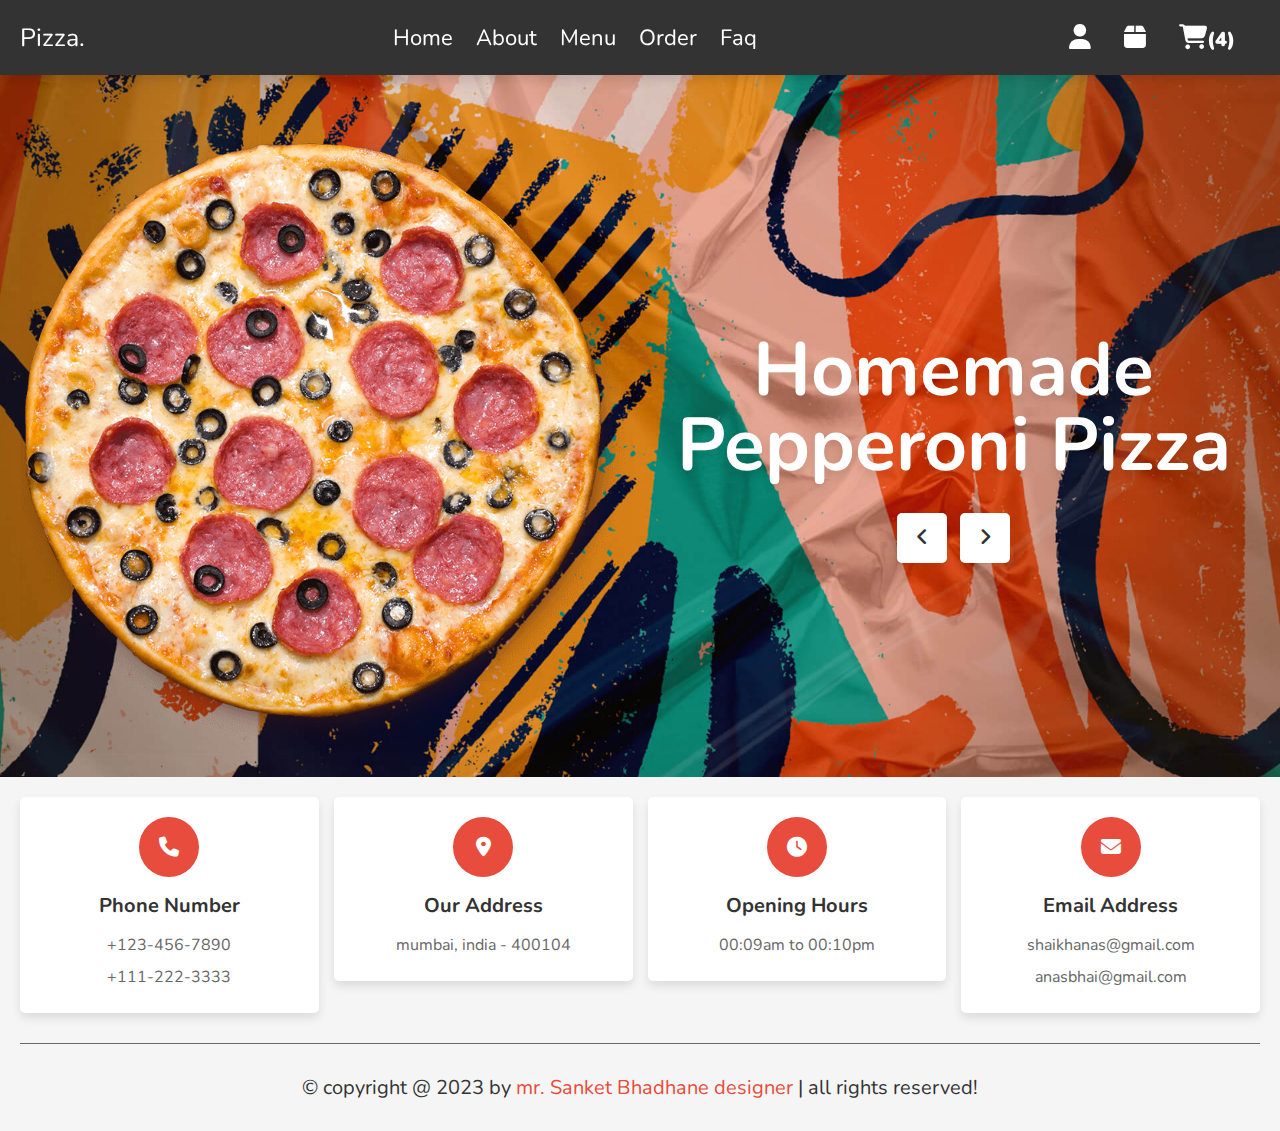
<file: index.html>
<!DOCTYPE html>
<html lang="en">
<head>
    <meta charset="UTF-8">
    <meta http-equiv="X-UA-Compatible" content="IE=edge">
    <meta name="viewport" content="width=device-width, initial-scale=1.0">
    <title>Pizza Restaurent</title>
     <!-- font awesome cdn link  -->
   <link rel="stylesheet" href="https://cdnjs.cloudflare.com/ajax/libs/font-awesome/6.1.1/css/all.min.css">

   <!-- custom css file link  -->
   <link rel="stylesheet" href="css/style.css">

</head>
<body>
    <!-- header section starts  -->

<header class="header">

   <section class="flex">

      <a href="#home" class="logo">Pizza.</a>

      <nav class="navbar">
         <a href="index.html">Home</a>
         <a href="about.html">About</a>
         <a href="Menu.html">Menu</a>
         <a href="order.html">Order</a>
         <a href="Faq.html">Faq</a>
      </nav>

      <div class="icons">
         <div id="menu-btn" class="fas fa-bars"></div>
         <div id="user-btn" class="fas fa-user"></div>
         <div id="order-btn" class="fas fa-box"></div>
         <div id="cart-btn" class="fas fa-shopping-cart"><span>(4)</span></div>
      </div>

   </section>

</header>

<!-- header section ends -->
<div class="user-account">

   <section>

      <div id="close-account"><span>close</span></div>

      <div class="user">
         <p><span>you are not logged in now!</span></p>
      </div>

      <div class="display-orders">
         <p>pizza-1 <span>( $3/- x 2 )</span></p>
         <p>pizza 03 <span>( $2/- x 1 )</span></p>
         <p>pizza 06 <span>( $4/- x 4 )</span></p>
         <p>pizza 07 <span>( $2/- x 1 )</span></p>
      </div>

      <div class="flex">

         <form action="" method="post">
            <h3>login now</h3>
            <input type="email" name="email" required class="box" placeholder="enter your email" maxlength="50">
            <input type="password" name="pass" required class="box" placeholder="enter your password" maxlength="20">
            <input type="submit" value="login now" name="login" class="btn">
         </form>

         <form action="" method="post">
            <h3>register now</h3>
            <input type="text" name="name" required class="box" placeholder="enter your name" maxlength="20">
            <input type="email" name="email" required class="box" placeholder="enter your email" maxlength="50">
            <input type="password" name="pass" required class="box" placeholder="enter your password" maxlength="20">
            <input type="password" name="cpass" required class="box" placeholder="confirm your password" maxlength="20">
            <input type="submit" value="register now" name="register" class="btn">
         </form>

      </div>

   </section>

</div>

<div class="home-bg">

    <section class="home" id="home">
 
       <div class="slide-container">
 
          <div class="slide active">
             <div class="image">
                <img src="images/home-img-1.png" alt="">
             </div>
             <div class="content">
                <h3>homemade Pepperoni Pizza</h3>
                <div class="fas fa-angle-left" onclick="prev()"></div>
                <div class="fas fa-angle-right" onclick="next()"></div>
             </div>
          </div>
 
          <div class="slide">
             <div class="image">
                <img src="images/home-img-2.png" alt="">
             </div>
             <div class="content">
                <h3>Pizza With Mushrooms</h3>
                <div class="fas fa-angle-left" onclick="prev()"></div>
                <div class="fas fa-angle-right" onclick="next()"></div>
             </div>
          </div>
 
          <div class="slide">
             <div class="image">
                <img src="images/home-img-3.png" alt="">
             </div>
             <div class="content">
                <h3>Mascarpone And Mushrooms</h3>
                <div class="fas fa-angle-left" onclick="prev()"></div>
                <div class="fas fa-angle-right" onclick="next()"></div>
             </div>
          </div>
 
       </div>
 
    </section>
 
 </div>




<!-- footer section starts  -->
<section class="footer" >
<div class="box-container">
   <div class="box">
      <i class="fas fa-phone"></i>
      <h3>phone number</h3>
      <p>+123-456-7890</p>
      <p>+111-222-3333</p>
   </div>
   <div class="box">
      <i class="fas fa-map-marker-alt"></i>
      <h3>our address</h3>
      <p>mumbai, india - 400104</p>
   </div>

   <div class="box">
      <i class="fas fa-clock"></i>
      <h3>opening hours</h3>
      <p>00:09am to 00:10pm</p>
   </div>

   <div class="box">
      <i class="fas fa-envelope"></i>
      <h3>email address</h3>
      <p>shaikhanas@gmail.com</p>
      <p>anasbhai@gmail.com</p>
   </div>

</div>

<div class="credit">
   &copy; copyright @ 2023 by <span>mr. Sanket Bhadhane designer</span> | all rights reserved!
</div>

</section>

<!-- footer section ends -->



</body>
</html>
</file>
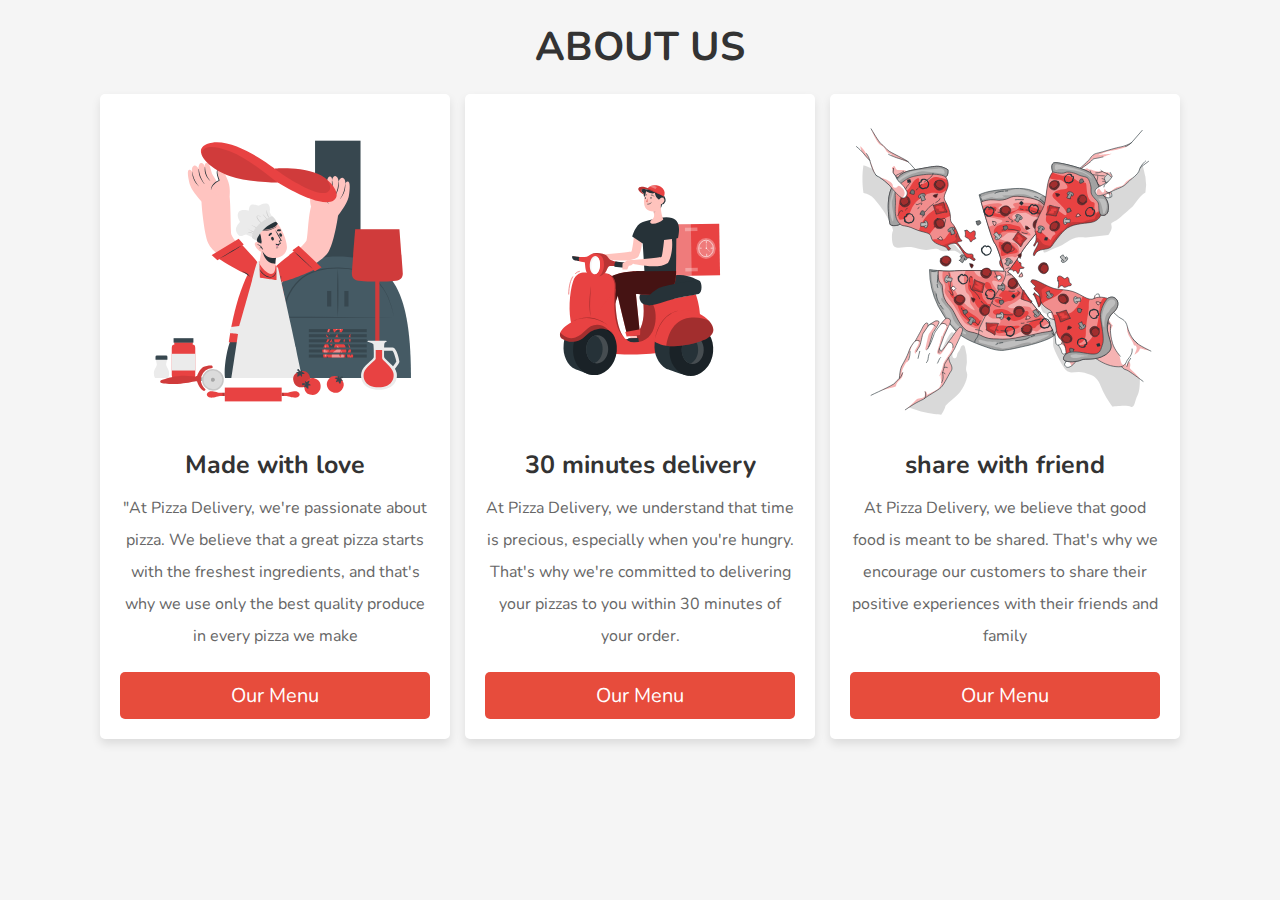
<file: about.html>
<!DOCTYPE html>
<html lang="en">
<head>
    <meta charset="UTF-8">
    <meta http-equiv="X-UA-Compatible" content="IE=edge">
    <meta name="viewport" content="width=device-width, initial-scale=1.0">
    <title>Pizza Restaurent</title>
     <!-- font awesome cdn link  -->
   <link rel="stylesheet" href="https://cdnjs.cloudflare.com/ajax/libs/font-awesome/6.1.1/css/all.min.css">

   <!-- custom css file link  -->
   <link rel="stylesheet" href="css/style.css">

</head>
<body>
    <section class="about" id="about">
        <h1 class="heading">About us</h1>
        <div class="box-container">
            <div class="box">
                <img src="images/about-1.svg" alt="">
                <h3>Made with love</h3>
                <p>"At Pizza Delivery, we're passionate about pizza. We believe that a great pizza starts with the freshest ingredients, and that's why we use only the best quality produce in every pizza we make</p>
                 <a href="#menu" class="btn">Our Menu</a>
            </div>
            <div class="box">
                <img src="images/about-2.svg" alt="">
                <h3>30 minutes delivery</h3>
                <p>At Pizza Delivery, we understand that time is precious, especially when you're hungry. That's why we're committed to delivering your pizzas to you within 30 minutes of your order.</p>
                 <a href="#menu" class="btn">Our Menu</a>
            </div> <div class="box">
                <img src="images/about-3.svg" alt="">
                <h3>share with friend</h3>
                <p>At Pizza Delivery, we believe that good food is meant to be shared. That's why we encourage our customers to share their positive experiences with their friends and family</p>
                 <a href="#menu" class="btn">Our Menu</a>
            </div>
        </div>
    </section>
</body>
</html>
</file>
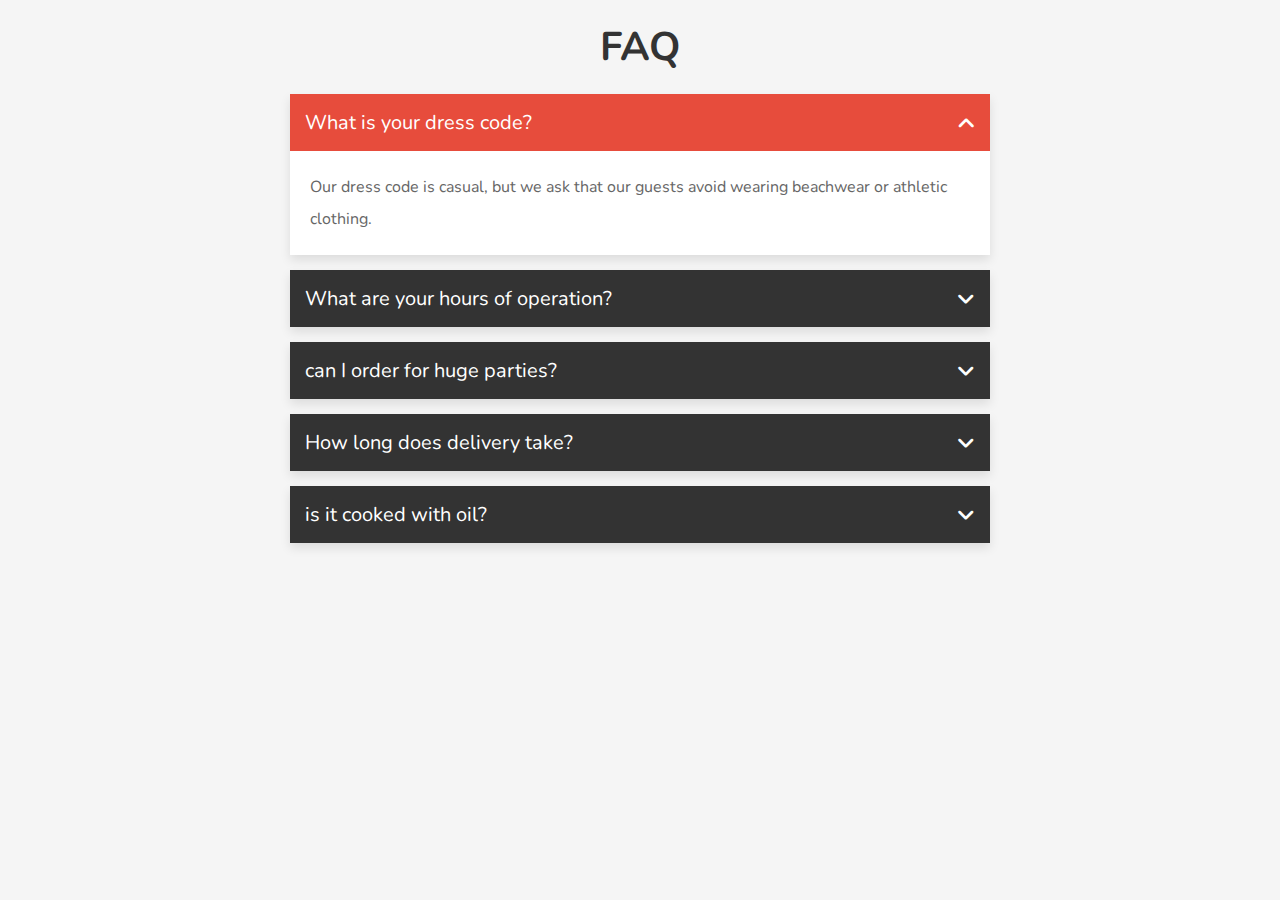
<file: Faq.html>
<!DOCTYPE html>
<html lang="en">
<head>
    <meta charset="UTF-8">
    <meta http-equiv="X-UA-Compatible" content="IE=edge">
    <meta name="viewport" content="width=device-width, initial-scale=1.0">
    <title>Pizza Restaurent</title>
     <!-- font awesome cdn link  -->
   <link rel="stylesheet" href="https://cdnjs.cloudflare.com/ajax/libs/font-awesome/6.1.1/css/all.min.css">

   <!-- custom css file link  -->
   <link rel="stylesheet" href="css/style.css">

</head>
<body>
    <!-- faq section starts  -->
<section class="faq" id="faq">
    <h1 class="heading">FAQ</h1>
    <div class="accordion-container">
 
       <div class="accordion active">
          <div class="accordion-heading">
             <span>What is your dress code?</span>
             <i class="fas fa-angle-down"></i>
          </div>
          <p class="accrodion-content">
             Our dress code is casual, but we ask that our guests avoid wearing beachwear or athletic clothing.
          </p>
       </div>
       <div class="accordion">
          <div class="accordion-heading">
             <span>What are your hours of operation?</span>
             <i class="fas fa-angle-down"></i>
          </div>
          <p class="accrodion-content">
             Our pizza delivery service is available from 11:00am to 10:00pm Monday through Saturday, and from 12:00pm to 9:00pm on Sundays.
          </p>
       </div>
 
       <div class="accordion">
          <div class="accordion-heading">
             <span>can I order for huge parties?</span>
             <i class="fas fa-angle-down"></i>
          </div>
          <p class="accrodion-content">
             Yes, we have a minimum order amount of [dollar amount]. This helps us cover our delivery costs and ensure that we can provide high-quality service to all of our customers.
          </p>
       </div>
 
       <div class="accordion">
          <div class="accordion-heading">
             <span>How long does delivery take?</span>
             <i class="fas fa-angle-down"></i>
          </div>
          <p class="accrodion-content">
             Our delivery times vary depending on factors such as traffic and demand, but we typically aim to deliver your pizza within 30-45 minutes of placing your order.
          </p>
       </div>
 
 
       <div class="accordion">
          <div class="accordion-heading">
             <span>is it cooked with oil?</span>
             <i class="fas fa-angle-down"></i>
          </div>
          <p class="accrodion-content">
             Yes, pizza is typically cooked with oil. When making pizza, oil is often used to grease the baking surface and to add flavor and moisture to the dough and toppings
          </p>
       </div>
          </div>
       </div>
    </div>
 </section>  
 <!-- faq section ends -->
</body>
</html>
</file>
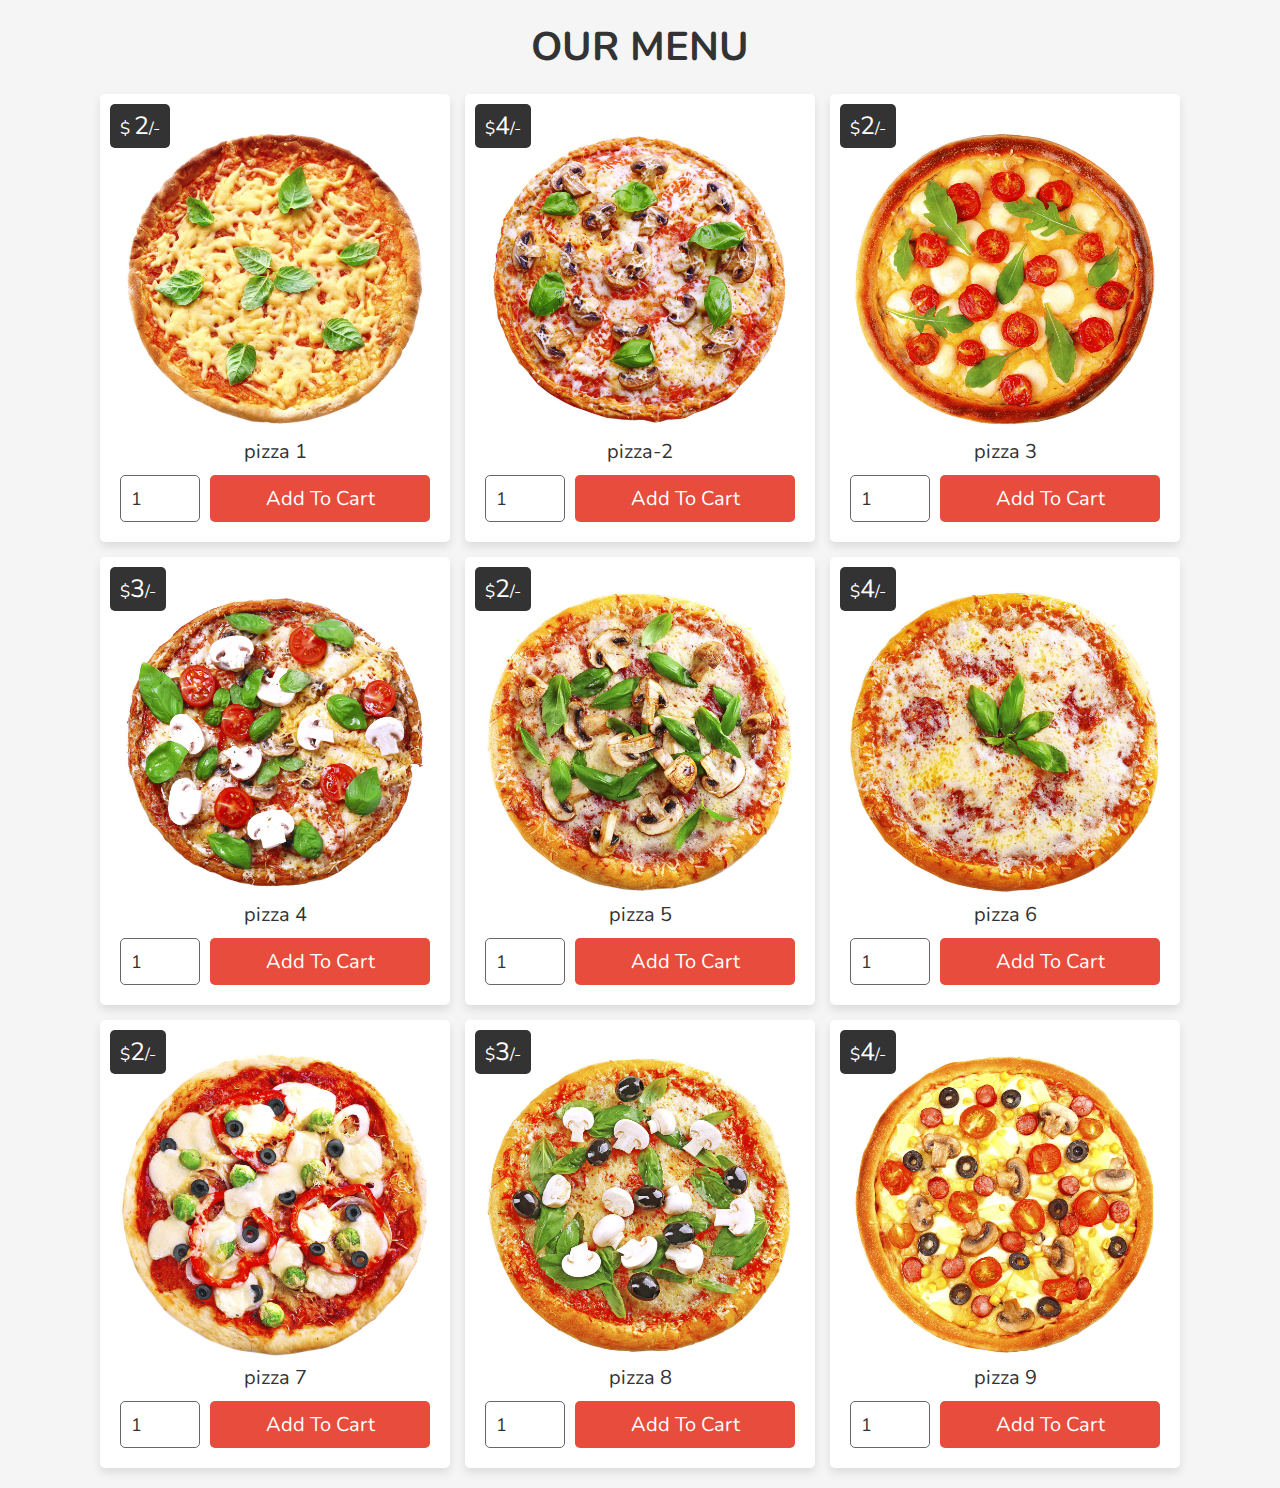
<file: Menu.html>
<!DOCTYPE html>
<html lang="en">
<head>
    <meta charset="UTF-8">
    <meta http-equiv="X-UA-Compatible" content="IE=edge">
    <meta name="viewport" content="width=device-width, initial-scale=1.0">
    <title>Pizza Restaurent</title>
     <!-- font awesome cdn link  -->
   <link rel="stylesheet" href="https://cdnjs.cloudflare.com/ajax/libs/font-awesome/6.1.1/css/all.min.css">

   <!-- custom css file link  -->
   <link rel="stylesheet" href="css/style.css">

</head>
<body>
    <!-- menu section starts  -->
<section id="menu" class="menu">
    <h1 class="heading">Our Menu</h1>
    <div class="box-container">
       <div class="box">
          <div class="price">$ <span>2</span>/-</div>
          <img src="images/pizza-1.jpg" alt="pizza-1">
          <div class="name">pizza 1</div>
          <form action="" method="post">
             <input type="number" min="1" max="100" value="1" class="qty" name="qty">
             <input type="submit" value="add to cart" name="add to cart" class="btn">
          </form>
       </div>
       <div class="box">
          <div class="price">$<span>4</span>/-</div>
          <img src="images/pizza-2.jpg" alt="pizza-2">
          <div class="name"> pizza-2</div>
          <form action="" method="post">
             <input type="number" min="1" max="100" value="1" class="qty" name="qty">
             <input type="submit" value="add to cart" name="add to cart" class="btn">
          </form>
       </div>
       <div class="box">
          <div class="price">$<span>2</span>/-</div>
          <img src="images/pizza-3.jpg" alt="">
          <div class="name">pizza 3</div>
          <form action="" method="post">
             <input type="number" min="1" max="100" value="1" class="qty" name="qty">
             <input type="submit" value="add to cart" name="add_to_cart" class="btn">
          </form>
       </div>
 
       <div class="box">
          <div class="price">$<span>3</span>/-</div>
          <img src="images/pizza-4.jpg" alt="">
          <div class="name">pizza 4</div>
          <form action="" method="post">
             <input type="number" min="1" max="100" value="1" class="qty" name="qty">
             <input type="submit" value="add to cart" name="add_to_cart" class="btn">
          </form>
       </div>
 
       <div class="box">
          <div class="price">$<span>2</span>/-</div>
          <img src="images/pizza-5.jpg" alt="">
          <div class="name">pizza 5</div>
          <form action="" method="post">
             <input type="number" min="1" max="100" value="1" class="qty" name="qty">
             <input type="submit" value="add to cart" name="add_to_cart" class="btn">
          </form>
       </div>
 
       <div class="box">
          <div class="price">$<span>4</span>/-</div>
          <img src="images/pizza-6.jpg" alt="">
          <div class="name">pizza 6</div>
          <form action="" method="post">
             <input type="number" min="1" max="100" value="1" class="qty" name="qty">
             <input type="submit" value="add to cart" name="add_to_cart" class="btn">
          </form>
       </div>
 
       <div class="box">
          <div class="price">$<span>2</span>/-</div>
          <img src="images/pizza-7.jpg" alt="">
          <div class="name">pizza 7</div>
          <form action="" method="post">
             <input type="number" min="1" max="100" value="1" class="qty" name="qty">
             <input type="submit" value="add to cart" name="add_to_cart" class="btn">
          </form>
       </div>
 
       <div class="box">
          <div class="price">$<span>3</span>/-</div>
          <img src="images/pizza-8.jpg" alt="">
          <div class="name">pizza 8</div>
          <form action="" method="post">
             <input type="number" min="1" max="100" value="1" class="qty" name="qty">
             <input type="submit" value="add to cart" name="add_to_cart" class="btn">
          </form>
       </div>
 
       <div class="box">
          <div class="price">$<span>4</span>/-</div>
          <img src="images/pizza-9.jpg" alt="">
          <div class="name">pizza 9</div>
          <form action="" method="post">
             <input type="number" min="1" max="100" value="1" class="qty" name="qty">
             <input type="submit" value="add to cart" name="add_to_cart" class="btn">
          </form>
       </div>
    </div>
 </section>
 <!-- menu section ends -->
 
</body>
</html>
</file>
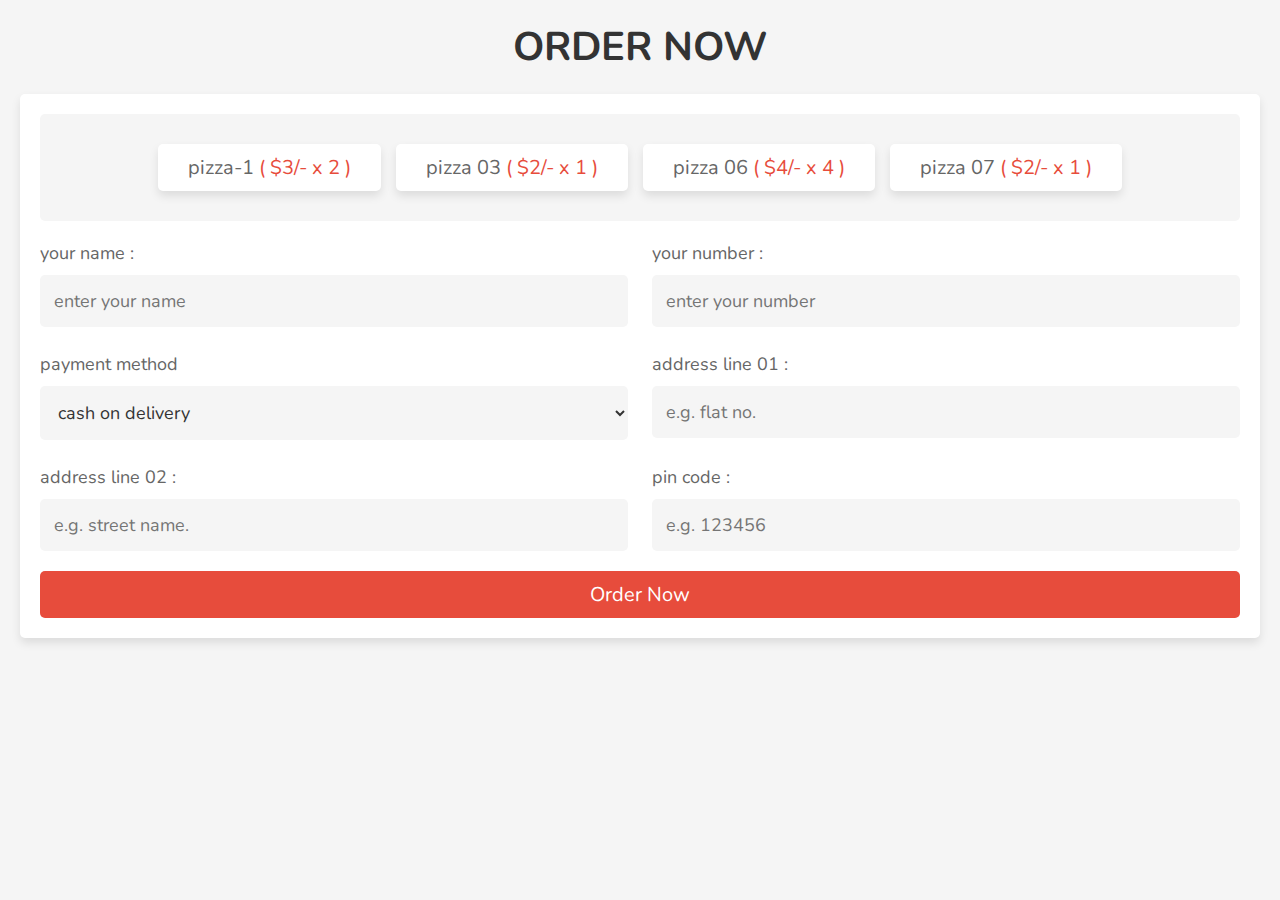
<file: order.html>
<!DOCTYPE html>
<html lang="en">
<head>
    <meta charset="UTF-8">
    <meta http-equiv="X-UA-Compatible" content="IE=edge">
    <meta name="viewport" content="width=device-width, initial-scale=1.0">
    <title>Pizza Restaurent</title>
     <!-- font awesome cdn link  -->
   <link rel="stylesheet" href="https://cdnjs.cloudflare.com/ajax/libs/font-awesome/6.1.1/css/all.min.css">

   <!-- custom css file link  -->
   <link rel="stylesheet" href="css/style.css">

</head>
<body>
    
<!-- order section starts-->
<section class="order" id="order">
    <h1 class="heading">order now</h1>
    <form action="" method="post">
       <div class="display-orders">
          <p>pizza-1 <span>( $3/- x 2 )</span></p>
          <p>pizza 03 <span>( $2/- x 1 )</span></p>
          <p>pizza 06 <span>( $4/- x 4 )</span></p>
          <p>pizza 07 <span>( $2/- x 1 )</span></p>
       </div>
       <div class="flex">
          <div class="inputBox">
             <span>your name :</span>
             <input type="text" name="name" class="box" required placeholder="enter your name" maxlength="20">
          </div>
          <div class="inputBox">
             <span>your number :</span>
             <input type="number" name="number" class="box" required placeholder="enter your number" min="0">
          </div>
          <div class="inputBox">
             <span>payment method</span>
             <select name="method" class="box">
                <option value="cash on delivery">cash on delivery</option>
                <option value="credit card">credit card</option>
                <option value="paytm">paytm</option>
                <option value="paypal">paypal</option>
             </select>
          </div>
          <div class="inputBox">
             <span>address line 01 :</span>
             <input type="text" name="flat" class="box" required placeholder="e.g. flat no." maxlength="50">
          </div>
          <div class="inputBox">
             <span>address line 02 :</span>
             <input type="text" name="street" class="box" required placeholder="e.g. street name." maxlength="50">
          </div>
          <div class="inputBox">
             <span>pin code :</span>
             <input type="number" name="pin_code" class="box" required placeholder="e.g. 123456" min="0">
          </div>
       </div>
 
       <input type="submit" value="order now" class="btn" name="order">
 
    </form>
 
 </section>
 
 <!-- order section ends -->
</body>
</html>
</file>
<file: css/style.css>
@import url('https://fonts.googleapis.com/css2?family=Nunito:wght@200;300;400;500;600;800&display=swap');

:root{
   --red:#e74c3c;
   --black:#333;
   --white:#fff;
   --light-bg:#f5f5f5;
   --light-color:#666;
   --border:.1rem solid var(--light-color);
   --box-shadow:0 .5rem 1rem rgba(0,0,0,.1);
}

*{
   font-family: 'Nunito', sans-serif;
   margin:0; padding:0;
   box-sizing: border-box;
   outline: none; border:none;
   text-decoration: none;
   transition: .2s linear; 
}

::-webkit-scrollbar{
   width: 1rem;
   height: .5rem;
}

::-webkit-scrollbar-track{
   background-color: transparent;
}

::-webkit-scrollbar-thumb{
   background-color: var(--red);
}

html{
   font-size: 62.5%;
   overflow-x: hidden;
   scroll-behavior: smooth;
   scroll-padding-top: 7.5rem;
}

body{
   background: var(--light-bg);
   overflow-x: hidden;
}

section{
   padding:2rem;
   margin:0 auto;
   max-width: 1400px;
}

.heading{
  text-align: center;
   margin-bottom: 2rem;
   font-size: 4rem;
   color:var(--black);
   text-transform: uppercase;
}

.btn{
   display: block;
   width: 100%;
   margin-top: 1rem;
   border-radius: .5rem;
   padding:1rem 3rem;
   font-size: 2rem;
   color:var(--white);
   background-color: var(--red);
   cursor: pointer;
   text-transform: capitalize;
   text-align: center;
}

.btn:hover{
   background-color:var(--black);
}

.header{
   position: fixed;
   top:0; left:0; right:0;
   background-color: var(--black);
   box-shadow: var(--box-shadow);
   z-index: 500;
}

.header .flex{
   display: flex;
   align-items: center;
   justify-content: space-between;
   position: relative;
}

.header .flex .logo{
   font-size: 2.5rem;
   color:var(--white);
}

.header .flex .navbar a{
   margin:0 1rem;
   font-size: 2.2rem;
   color:var(--white);
}

.header .flex .navbar a:hover{
   text-decoration: underline;
   color:var(--red);
}

.header .flex .icons div{
   font-size: 2.5rem;
   color:var(--white);
   cursor: pointer;
  padding: 5px;
  margin-right: 20px;
   
}

.header .flex .icons div:hover{
   color:var(--red);
}

.header .flex .icons div span{
   font-size: 2rem;
}

#menu-btn{
   display: none;
}
.user-account{
   position: fixed;
   top:0; right:-110%;
   width: 100%;
   z-index: 1100;
   background-color: var(--white);
   height: 100vh;
   overflow-y: scroll;
}

.user-account.active{
   right: 0;
}

.user-account #close-account{
   text-align: right;
   margin-bottom: 2.5rem;
}

.user-account #close-account span{
   cursor: pointer;
   font-size: 2.5rem;
   color:var(--red);
   text-decoration: underline;
}

.user-account #close-account span:hover{
   color:var(--black);
}

.user-account .user{
   padding:1.5rem;
   text-align: center;
   background-color: var(--light-bg);
   border-radius: .5rem;
}

.user-account .user p{
   font-size: 2rem;
   color:var(--black);
}

.user-account .user p span{
   color:var(--red);
}

.user-account .display-orders{
   padding:3rem 2rem;
   text-align: center;
   background-color: var(--light-bg);
   border-radius: .5rem;
   margin:2rem 0;
   display: flex;
   align-items: flex-start;
   justify-content: center;
   gap:1.5rem;
   flex-wrap: wrap;
}

.user-account .display-orders p{
   padding:1rem 2.5rem;
   font-size: 2rem;
   color:var(--light-color);
   background-color: var(--white);
   border-radius: .5rem;
   box-shadow: var(--box-shadow);
}

.user-account .display-orders p span{
   color: var(--red);
}

.user-account .flex{
   display: flex;
   flex-wrap: wrap;
   gap:2rem;
   align-items: flex-start;
}

.user-account .flex form{
   flex:1 1 40rem;
   border-radius: .5rem;
   padding:2rem;
   background-color: var(--light-bg);
}

.user-account .flex form h3{
   font-size: 2.5rem;
   margin-bottom: 1rem;
   text-transform: uppercase;
   text-align: center;
   color:var(--black);
}

.user-account .flex form .box{
   width: 100%;
   margin:1rem 0;
   border-radius: .5rem;
   background-color: var(--white);
   padding:1.4rem;
   font-size: 1.8rem;
   color:var(--black);
}
@keyframes fadeLeft{
   0%{
      transform: translateX(5rem);
   }
}

@keyframes fadeRight{
   0%{
      transform: translateX(-5rem);
   }
}

.home-bg{
   background:url(../images/home-bg.jpg) no-repeat;
   background-size: cover;
   background-position: center;
}

.home-bg .home .slide-container{
   margin-top: 12rem;
}

.home-bg .home .slide-container .slide{
   display: none;
   align-items: center;
   gap:1.5rem;
   flex-wrap: wrap;
}

.home-bg .home .slide-container .slide.active{
   display: flex;
}

.home-bg .home .slide-container .slide .image{
   flex:1 1 40rem;
   animation: fadeRight .4s linear;
}

.home-bg .home .slide-container .slide .image img{
   width: 100%;
}
.home-bg .home .slide-container .slide .content{
   flex:1 1 40rem;
   text-align: center;
   animation: fadeLeft .4s linear;
}

.home-bg .home .slide-container .slide .content h3{
   color:var(--white);
   margin-bottom: 3rem;
   text-transform: capitalize;
   font-size: 7.5rem;
   text-shadow: var(--box-shadow);
   line-height: 1;
}

.home-bg .home .slide-container .slide .content .fa-angle-left,
.home-bg .home .slide-container .slide .content .fa-angle-right{
   height: 5rem;
   width: 5rem;
   line-height: 4.8rem;
   font-size: 2rem;
   color:var(--black);
   background-color: var(--white);
   margin:0 .5rem;
   box-shadow: var(--box-shadow);
   cursor: pointer;
   border-radius: .5rem;
}

.home-bg .home .slide-container .slide .content .fa-angle-left:hover,
.home-bg .home .slide-container .slide .content .fa-angle-right:hover{
   background-color: var(--red);
   color:var(--white);
}

.about .box-container{
   display: grid;
   grid-template-columns: repeat(auto-fit, 35rem);
   gap:1.5rem;
   align-items: flex-start;
   justify-content: center;
}

.about .box-container .box{
   background-color: var(--white);
   border-radius: .5rem;
   padding:2rem;
   text-align: center;
   box-shadow: var(--box-shadow);
}

.about .box-container .box img{
   width: 100%;
   margin-bottom: 2rem;
}

.about .box-container .box h3{
   font-size: 2.5rem;
   color:var(--black);
}

.about .box-container .box p{
   padding:1rem 0;
   line-height: 2;
   font-size: 1.6rem;
   color:var(--light-color);
}
.menu .box-container{
   display: grid;
   grid-template-columns: repeat(auto-fit,35rem);
   gap:1.5rem;
   align-items: flex-start;
   justify-content: center;
}
.menu .box-container .box{
   background-color: var(--white);
   border-radius: .5rem;
   padding:2rem;
   text-align: center;
   box-shadow: var(--box-shadow);
   position: relative;
}
.menu .box-container .box img{
   width: 100%;
   margin-top: 1rem;
}
.menu .box-container .box .price{
   background-color: var(--black);
   border-radius: .5rem;
   padding: .5rem 1rem;
   font-size: 1.7rem;
   color:var(--white);
   position: absolute;
   top:1rem; left:1rem;
}
.menu .box-container .box .price span{
   font-size: 2.5rem;
}
.menu .box-container .box .name{
  font-size: 2rem;
  color: var(--black);
  margin: .5rem,0; 
}
.menu .box-container .box form{
   display: flex;
   gap: 1rem;
}
.menu .box-container .box form .qty{
   width: 8rem;
   border:var(--border);
   padding:1rem;
   margin-top: 1rem;
   border-radius: .5rem;
   font-size: 1.8rem;
   color:var(--black);
}
.menu .box-container .box form .qty{
   width: 8rem;
   border:var(--border);
   padding:1rem;
   margin-top: 1rem;
   border-radius: .5rem;
   font-size: 1.8rem;
   color:var(--black);
}
.order form{
   background-color: var(--white);
   box-shadow: var(--box-shadow);
   padding:2rem;
   border-radius: .5rem;
}
.order form .display-orders{
   display: flex;
   align-items: flex-start;
   justify-content: center;
   margin-bottom: 2rem;
   gap:1.5rem;
   flex-wrap: wrap;
   padding:3rem 2rem;
   background-color: var(--light-bg);
   border-radius: .5rem;
}
.order form .display-orders p{
   font-size: 2rem;
   color:var(--light-color);
   background-color: var(--white);
   padding:1rem 3rem;
   border-radius: .5rem;
   box-shadow: var(--box-shadow);
}
.order form .display-orders p span{
   color:var(--red);
}
.order form .flex{
   display: flex;
   flex-wrap: wrap;
   gap:1.5rem;
   justify-content: space-between;
}
.order form .flex .inputBox{
   width: 49%;
}
.order form .flex .inputBox span{
   font-size: 1.8rem;
   color:var(--light-color);
}
.order form .flex .inputBox .box{
   width: 100%;
   background-color: var(--light-bg);
   padding:1.4rem;
   font-size: 1.8rem;
   color:var(--black);
   border-radius: .5rem;
   margin:1rem 0;
}
.faq .accordion-container{
   max-width: 70rem;
   margin:0 auto;
}
.faq .accordion-container .accordion{
   margin:1.5rem 0;
   box-shadow: var(--box-shadow);
}
.faq .accordion-container .accordion .accordion-heading{
   padding:1.5rem;
   background: var(--black);
   color:var(--white);
   cursor: pointer;
   font-size: 2rem;
   display: flex;
   align-items: center;
   justify-content: space-between;
   gap:1.5rem;
}
.faq .accordion-container .accordion .accrodion-content{
   padding:2rem;
   background-color: var(--white);
   line-height: 2;
   color:var(--light-color);
   font-size: 1.6rem;
   display: none;
}
.faq .accordion-container .accordion.active .accrodion-content{
   display: inline-block;
}
.faq .accordion-container .accordion.active .accordion-heading{
   background: var(--red);
}
.faq .accordion-container .accordion.active .accordion-heading i{
   transform: rotate(180deg);
}


.footer .box-container{
   display: grid;
   grid-template-columns: repeat(auto-fit, minmax(27rem, 1fr));
   gap:1.5rem;
   align-items: flex-start;
   justify-content: center;
}
.footer .box-container .box{
   padding:2rem;
   text-align: center;
   background-color: var(--white);
   box-shadow: var(--box-shadow);
   border-radius: .5rem;
}
.footer .box-container .box i{
   height: 6rem;
   width: 6rem;
   line-height: 6rem;
   font-size: 2rem;
   color:var(--white);
   background-color: var(--red);
   border-radius: 50%;
   margin-bottom: .5rem;
}
.footer .box-container .box h3{
   margin:1rem 0;
   color:var(--black);
   text-transform: capitalize;
   font-size: 2rem;
}
.footer .box-container .box p{
   line-height: 2;
   font-size: 1.6rem;
   color:var(--light-color);
}
.footer .credit{
   text-align: center;
   margin-top: 3rem;
   padding:1rem 0;
   padding-top: 3rem;
   border-top: var(--border);
   font-size: 2rem;
   color:var(--black); 
   /* padding-bottom: 8rem; */
}

.footer .credit span{
   color: var(--red);
}
</file>
